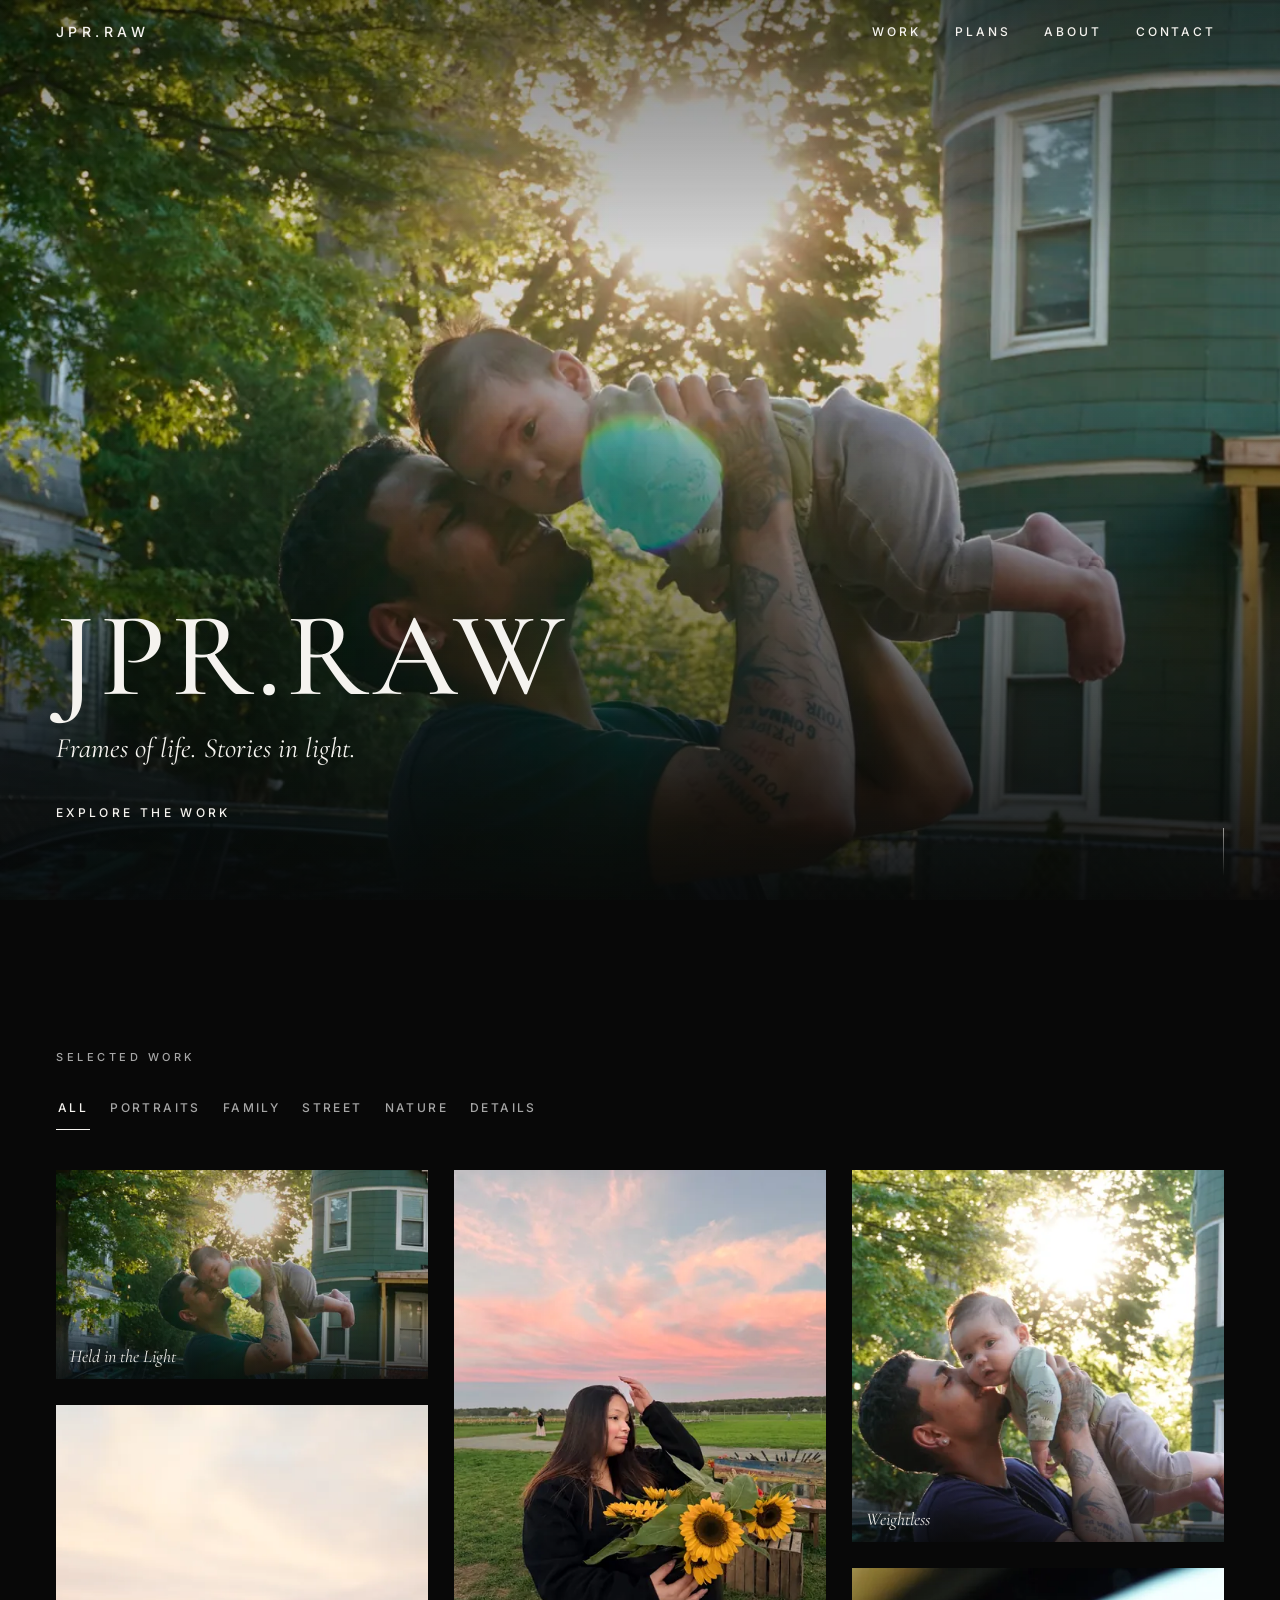
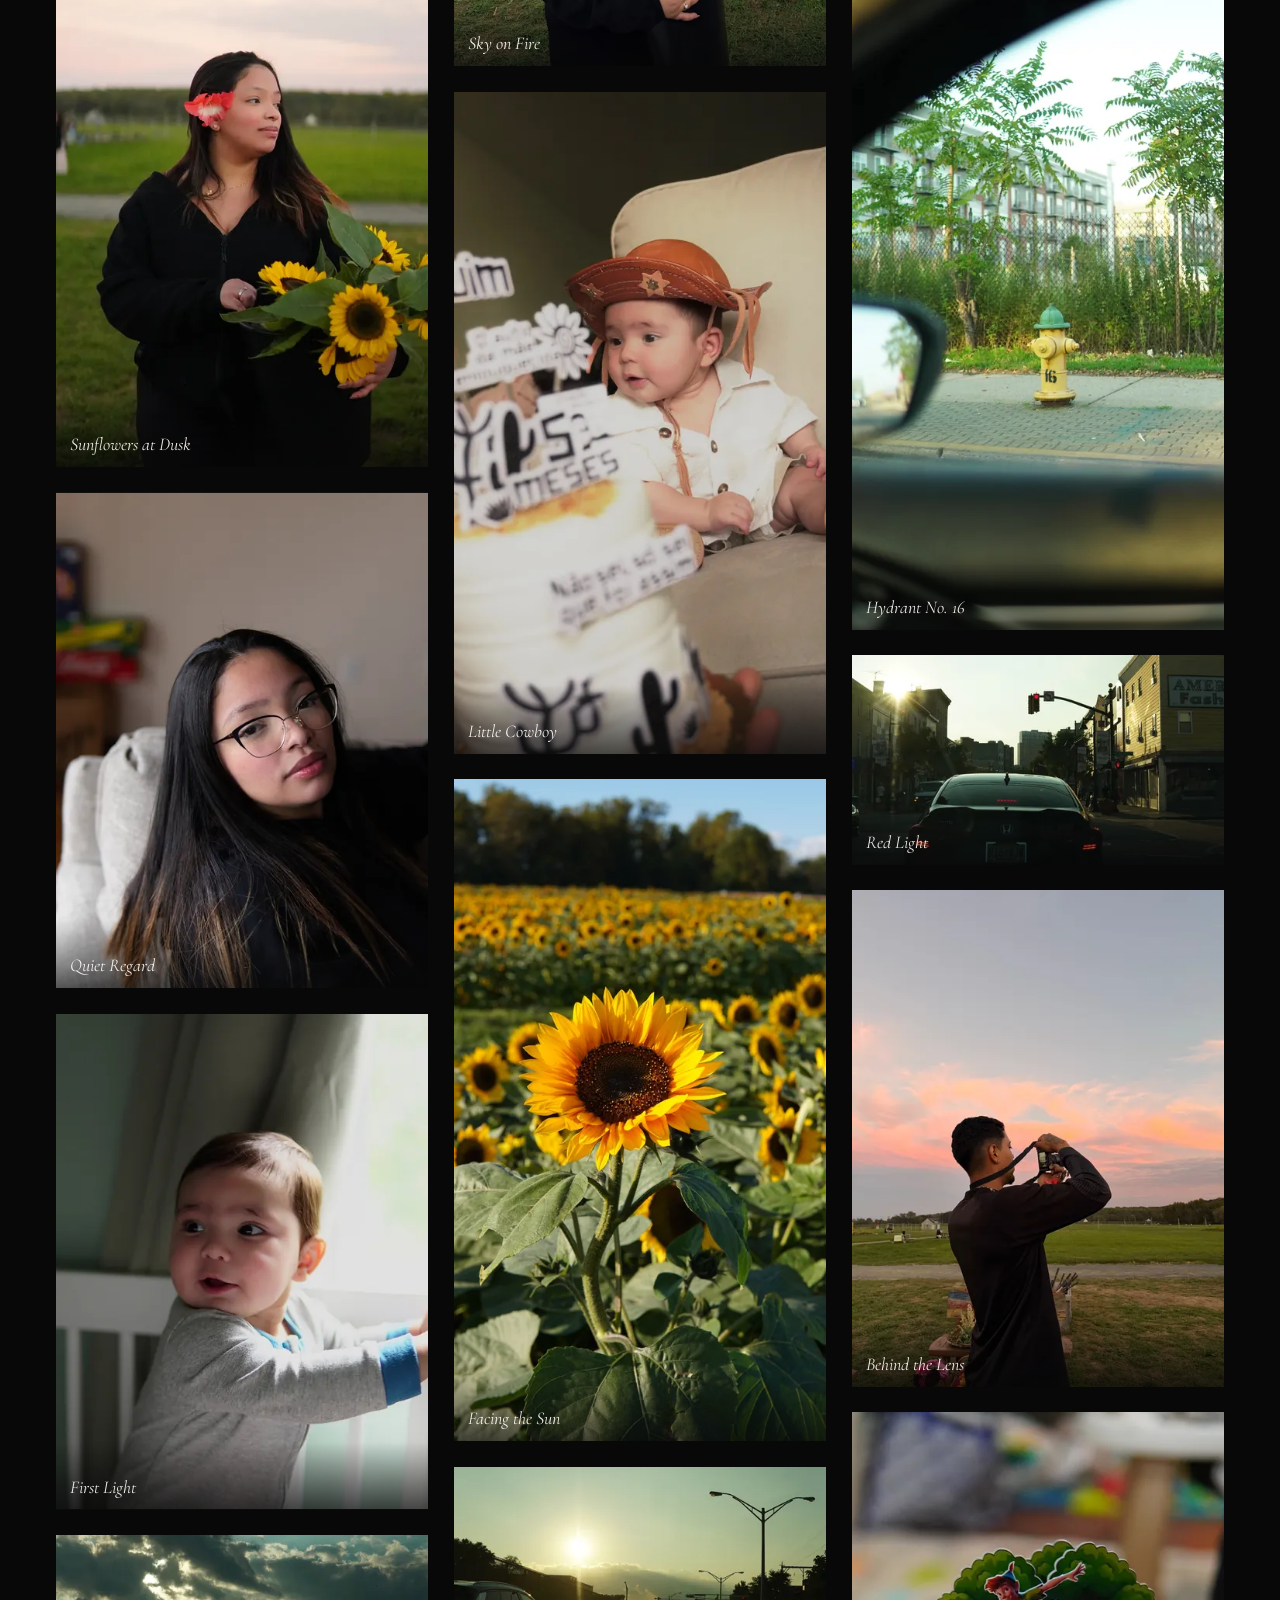
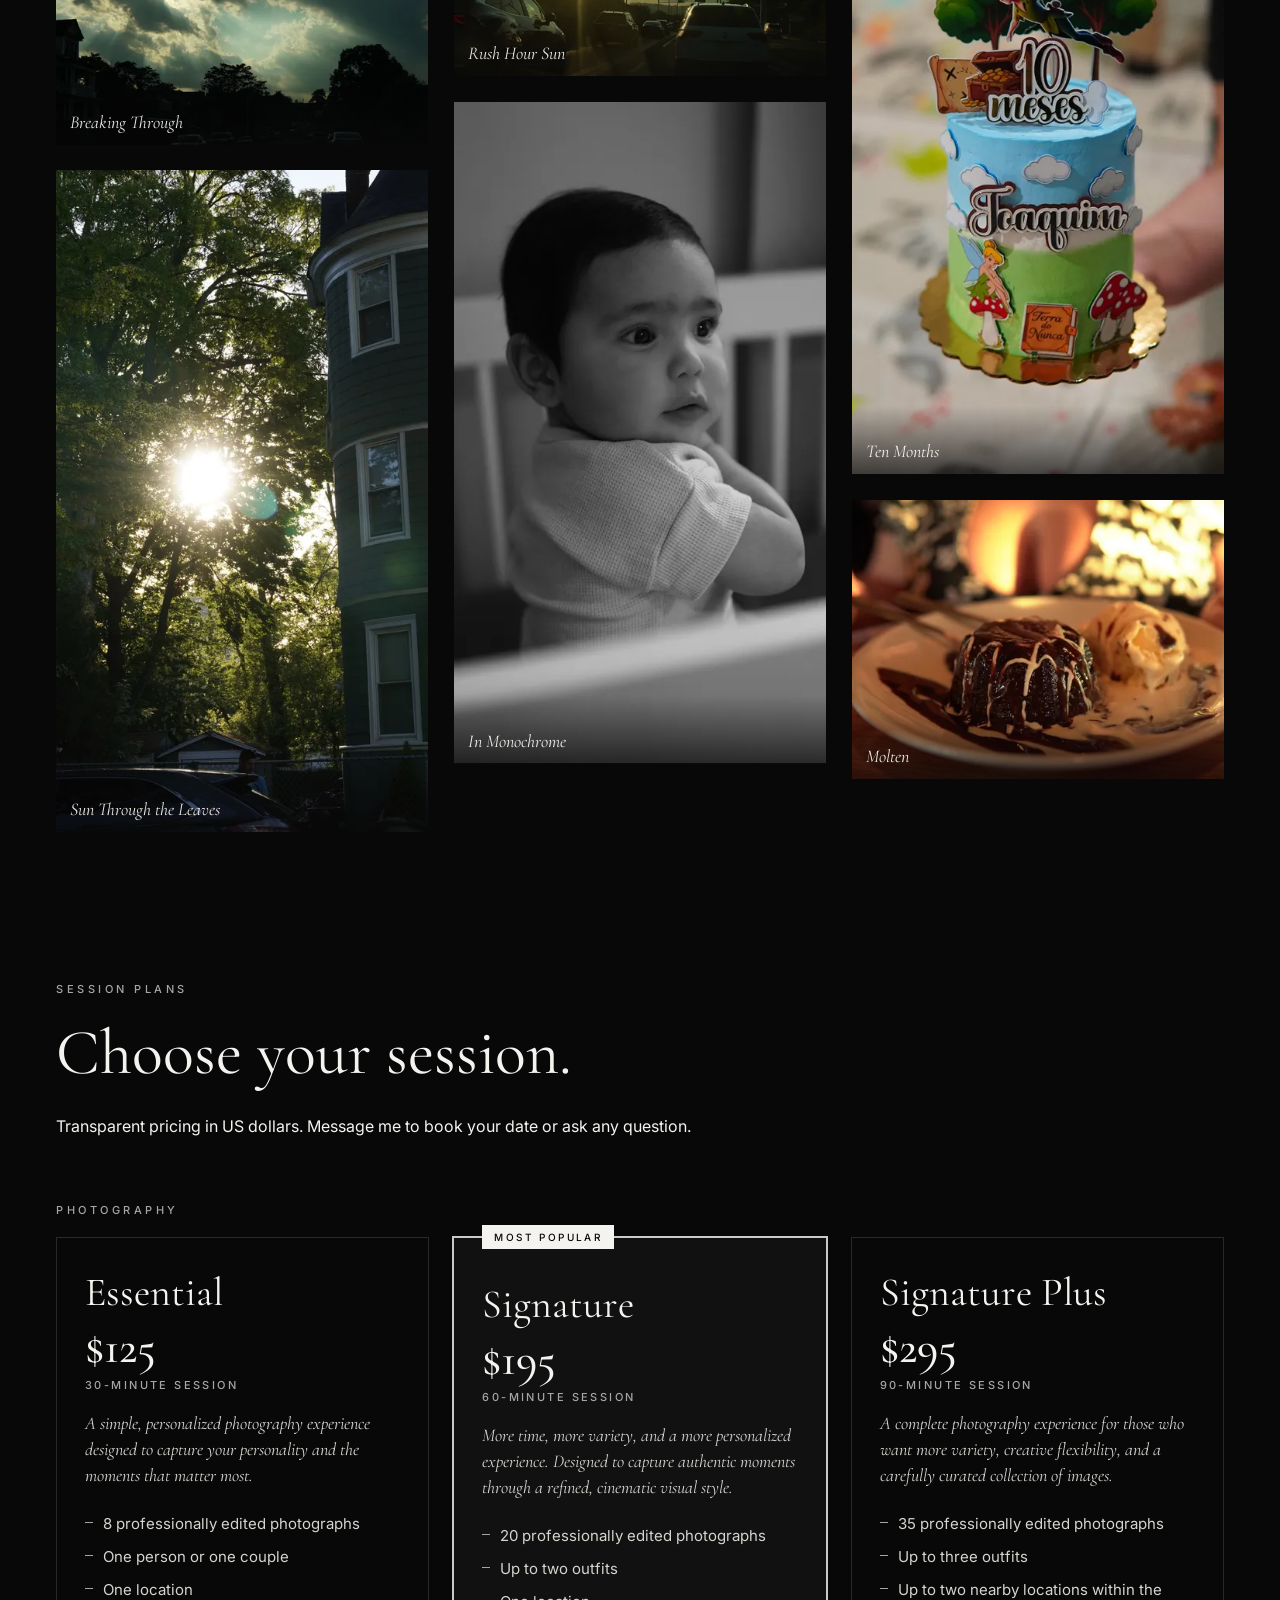
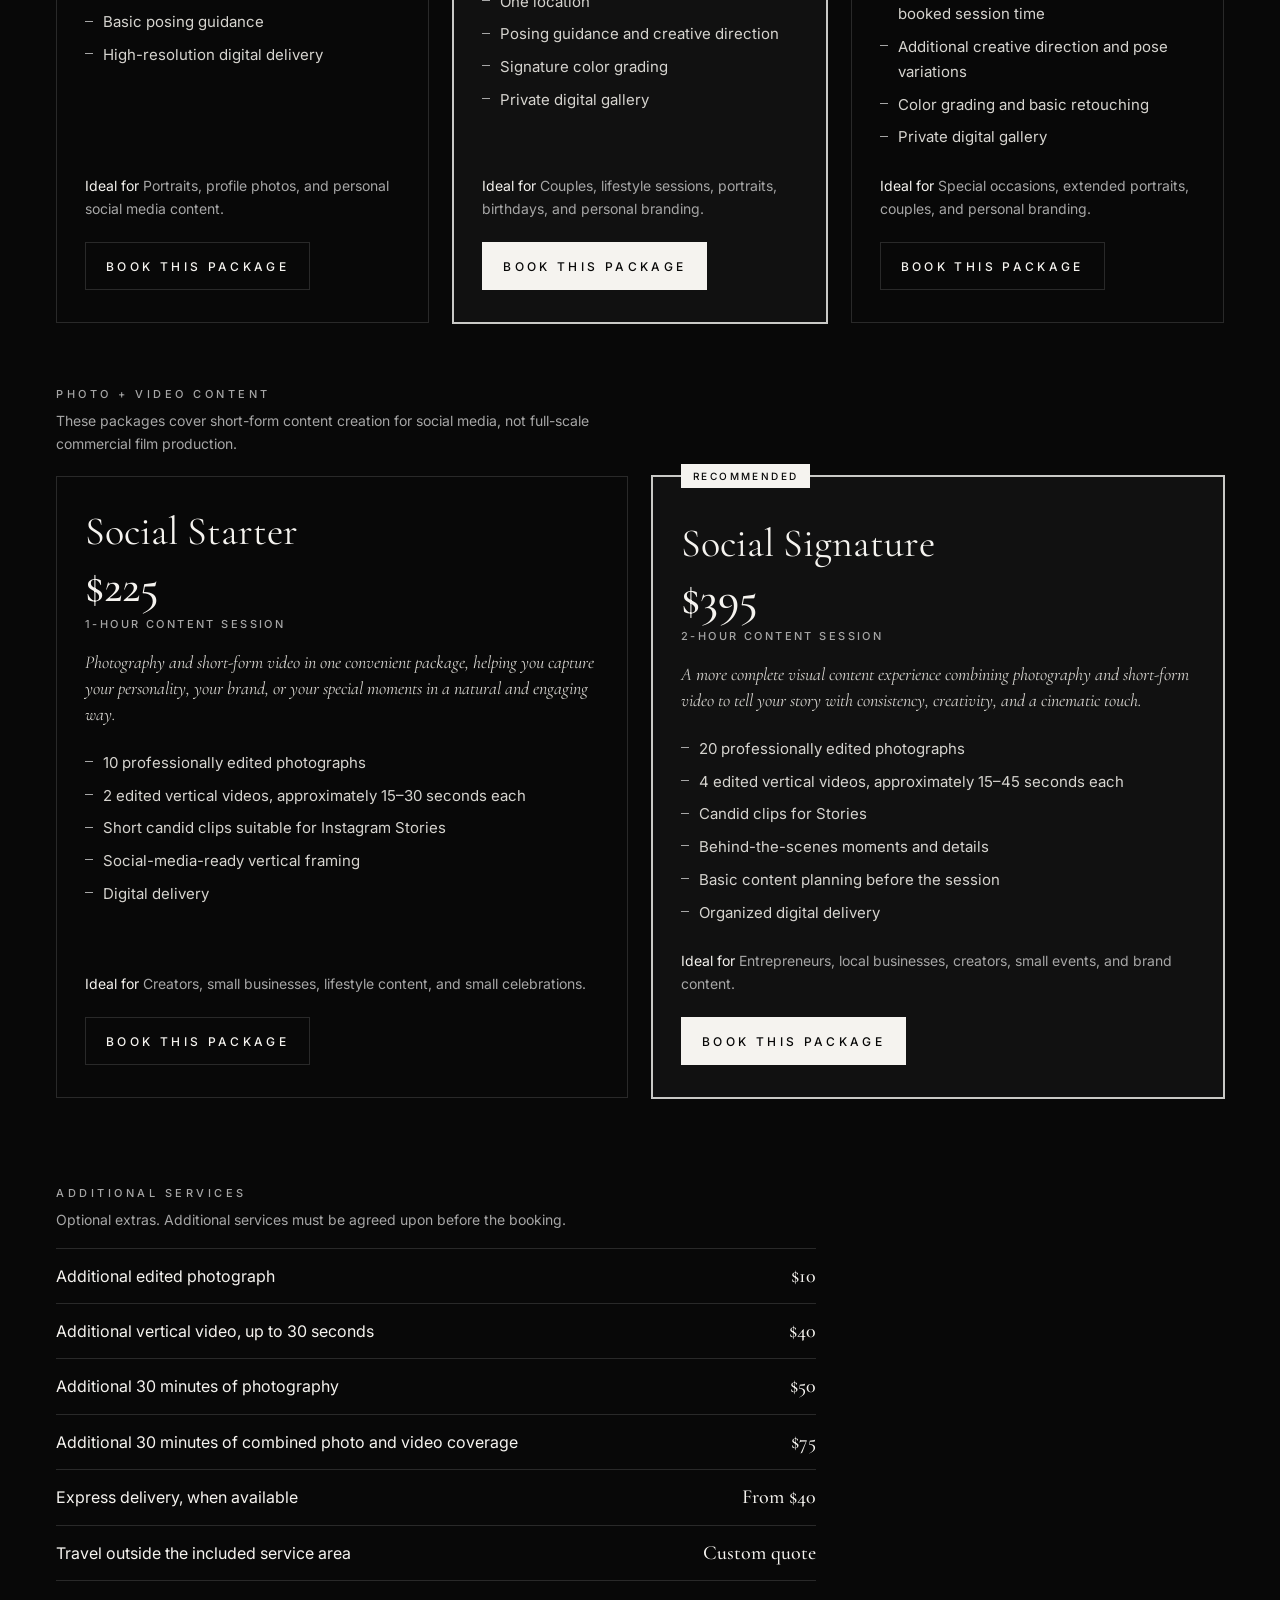
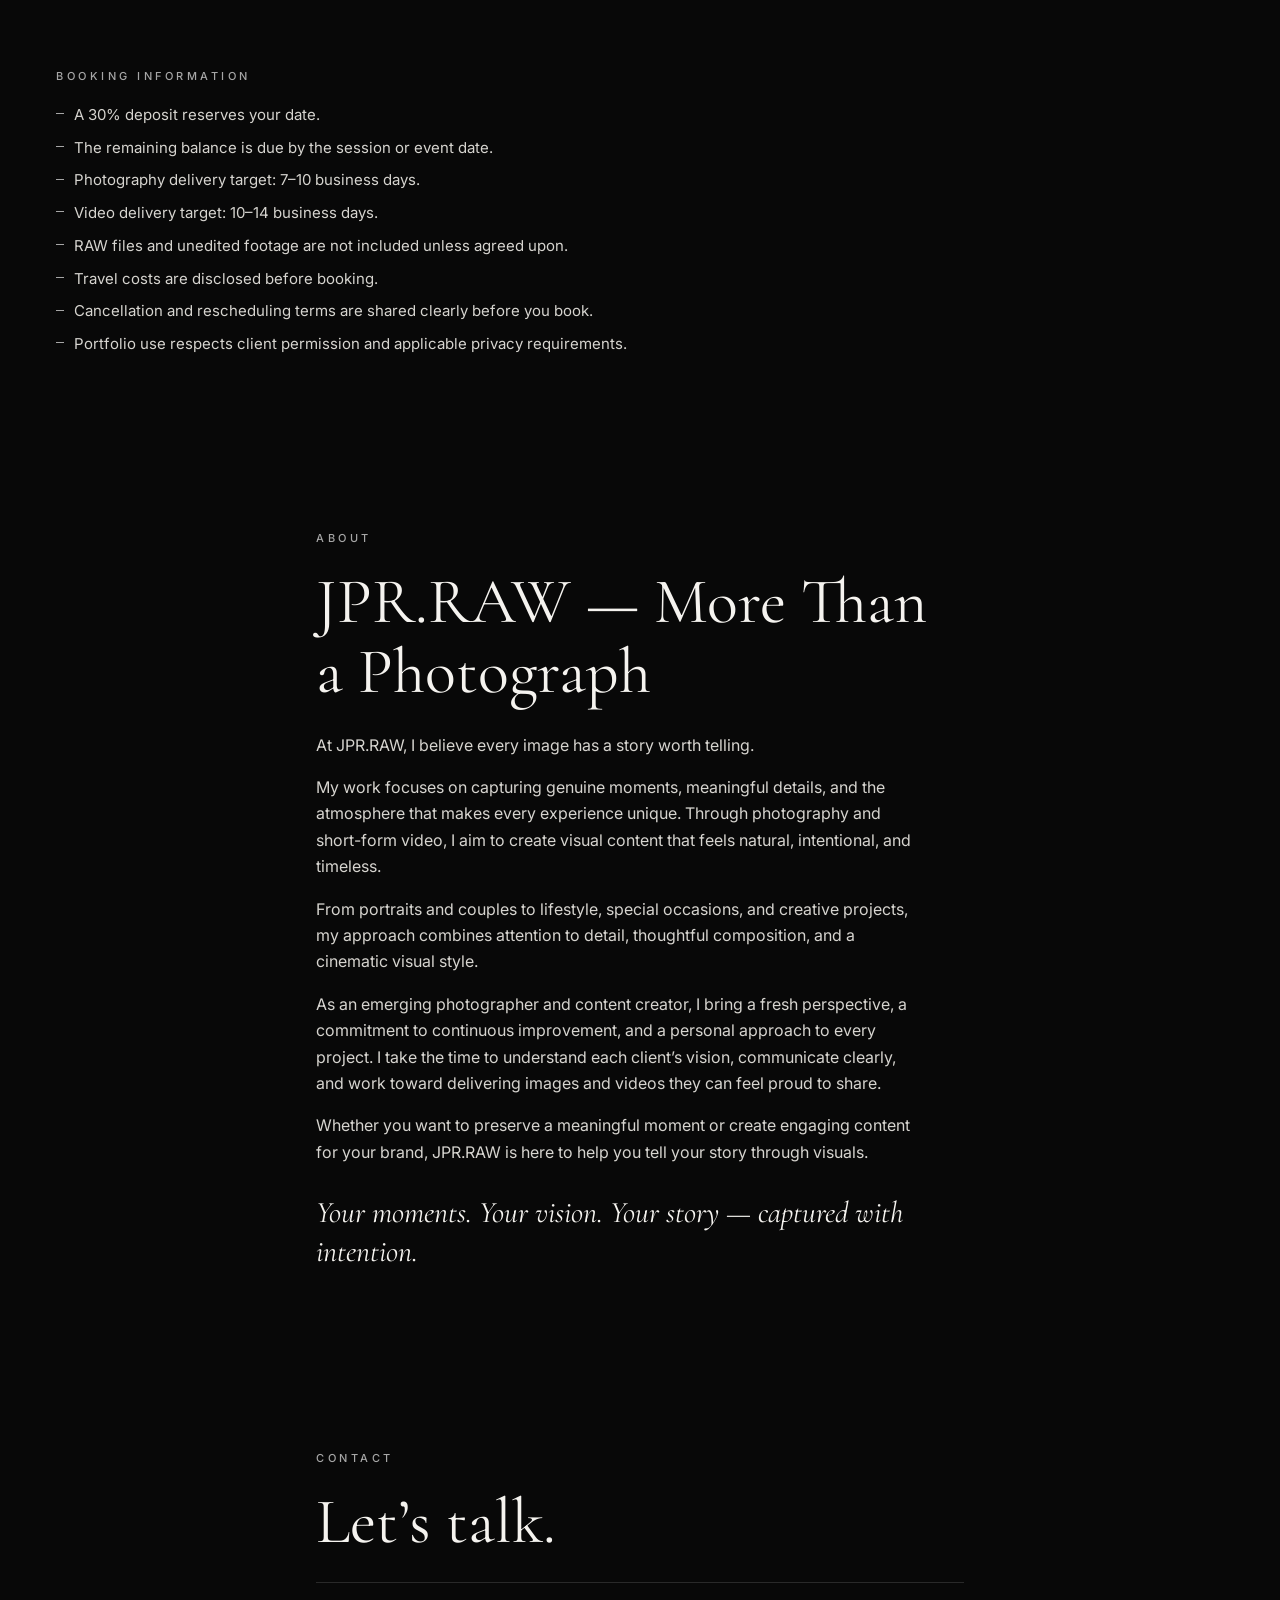
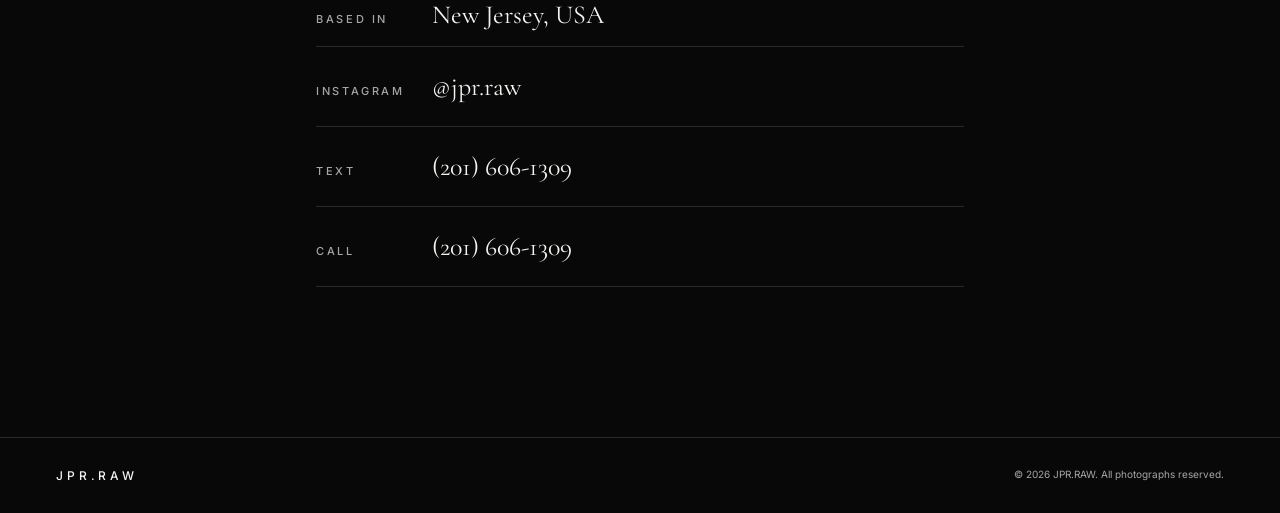
<file: index.html>
<!doctype html>
<html lang="en">
<head>
  <meta charset="utf-8">
  <meta name="viewport" content="width=device-width, initial-scale=1, viewport-fit=cover">
  <title>JPR.RAW — Photography</title>
  <meta name="description" content="JPR.RAW — photography and short-form video in New Jersey. Frames of life. Stories in light.">
  <meta name="theme-color" content="#080808">
  <link rel="icon" href="assets/favicon.svg" type="image/svg+xml">
  <!-- Open Graph: after publishing, replace the image URL with the full https://USERNAME.github.io/REPOSITORY/assets/og.jpg -->
  <meta property="og:type" content="website">
  <meta property="og:title" content="JPR.RAW — Photography">
  <meta property="og:description" content="Frames of life. Stories in light.">
  <meta property="og:image" content="assets/og.jpg">
  <meta name="twitter:card" content="summary_large_image">
  <link rel="preload" as="image" href="assets/images/hero/dsc0097-828.webp" media="(max-width: 767px)" fetchpriority="high">
  <link rel="preload" as="image" href="assets/images/hero/dsc0099-1440.webp" media="(min-width: 768px)" fetchpriority="high">
  <link rel="preconnect" href="https://fonts.googleapis.com">
  <link rel="preconnect" href="https://fonts.gstatic.com" crossorigin>
  <link href="https://fonts.googleapis.com/css2?family=Cormorant+Garamond:ital,wght@0,400;0,500;1,400&family=Inter:wght@400;500&display=swap" rel="stylesheet">
  <link rel="stylesheet" href="assets/css/styles.css">
</head>
<body>
  <a class="skip" href="#work">Skip to the work</a>

  <header class="site-header">
    <a class="brand" href="#home" aria-label="JPR.RAW — home">JPR.RAW</a>
    <button class="menu-toggle" type="button" aria-expanded="false" aria-controls="site-nav" aria-label="Open menu"><span></span><span></span></button>
    <nav id="site-nav" aria-label="Primary">
      <ul>
        <li><a href="#work">Work</a></li>
        <li><a href="#plans">Plans</a></li>
        <li><a href="#about">About</a></li>
        <li><a href="#contact">Contact</a></li>
      </ul>
    </nav>
  </header>

  <main>
    <!-- HERO: files live in assets/images/hero/ (mobile = dsc0097, desktop = dsc0099) -->
    <section id="home" class="hero" aria-label="Introduction">
      <picture>
        <source media="(min-width: 768px)" width="2400" height="1350" srcset="assets/images/hero/dsc0099-1440.webp 1440w, assets/images/hero/dsc0099-2400.webp 2400w" sizes="100vw">
        <img src="assets/images/hero/dsc0097-828.webp" srcset="assets/images/hero/dsc0097-828.webp 828w, assets/images/hero/dsc0097-1440.webp 1440w" sizes="100vw" width="1449" height="2576" fetchpriority="high" decoding="async" alt="Sunlight flaring through tall trees beside a round green house.">
      </picture>
      <div class="hero-copy">
        <h1 class="wordmark">JPR.RAW</h1>
        <p class="tagline">Frames of life. Stories in light.</p>
        <a class="cta ulink" href="#work">Explore the work</a>
      </div>
      <span class="scroll" aria-hidden="true"></span>
    </section>

    <section id="work" class="section" aria-labelledby="work-title">
      <div class="wrap">
        <p class="eyebrow">Selected Work</p>
        <h2 id="work-title" class="sr-only">Selected Work</h2>
        <div id="filters" class="filters" role="group" aria-label="Filter by category"></div>
      </div>
      <ul id="gallery" class="gallery"></ul>
    </section>

    <section id="plans" class="section" aria-labelledby="plans-title">
      <div class="wrap">
        <p class="eyebrow">Session Plans</p>
        <h2 id="plans-title" class="display"></h2>
        <p id="plans-intro" class="prose"></p>
        <div id="plans-groups"></div>
        <div id="addons" class="sub"></div>
        <div id="policies" class="sub"></div>
      </div>
    </section>

    <section id="about" class="section narrow" aria-labelledby="about-title">
      <div class="wrap">
        <p class="eyebrow">About</p>
        <h2 id="about-title" class="display"></h2>
        <div id="about-body" class="prose"></div>
      </div>
    </section>

    <section id="contact" class="section narrow" aria-labelledby="contact-title">
      <div class="wrap">
        <p class="eyebrow">Contact</p>
        <h2 id="contact-title" class="display">Let’s talk.</h2>
        <ul id="contact-list" class="contact-list"></ul>
      </div>
    </section>
  </main>

  <footer class="site-footer">
    <span class="brand-sm">JPR.RAW</span>
    <small>© <span id="year">2026</span> JPR.RAW. All photographs reserved.</small>
  </footer>

  <div id="lightbox" class="lightbox" role="dialog" aria-modal="true" aria-label="Photograph viewer" hidden>
    <div class="lb-top">
      <span id="lb-count" class="lb-count" aria-live="polite"></span>
      <button id="lb-close" class="icon-btn" type="button" aria-label="Close viewer">
        <svg viewBox="0 0 24 24" width="22" height="22" aria-hidden="true"><path d="M5 5l14 14M19 5L5 19" stroke="currentColor" stroke-width="1.5" fill="none" stroke-linecap="round"/></svg>
      </button>
    </div>
    <div class="lb-stage"><img id="lb-img" alt="" decoding="async"></div>
    <button id="lb-prev" class="icon-btn nav prev" type="button" aria-label="Previous photograph">
      <svg viewBox="0 0 24 24" width="22" height="22" aria-hidden="true"><path d="M15 4l-8 8 8 8" stroke="currentColor" stroke-width="1.5" fill="none" stroke-linecap="round" stroke-linejoin="round"/></svg>
    </button>
    <button id="lb-next" class="icon-btn nav next" type="button" aria-label="Next photograph">
      <svg viewBox="0 0 24 24" width="22" height="22" aria-hidden="true"><path d="M9 4l8 8-8 8" stroke="currentColor" stroke-width="1.5" fill="none" stroke-linecap="round" stroke-linejoin="round"/></svg>
    </button>
    <p id="lb-cap" class="lb-cap"></p>
  </div>

  <noscript><p class="noscript">JPR.RAW works best with JavaScript enabled.</p></noscript>
  <script src="assets/js/portfolio.js"></script>
  <script src="assets/js/main.js"></script>
</body>
</html>
</file>
<file: assets/css/styles.css>
:root{
  --bg:#080808; --bg2:#111; --text:#F5F3EF; --muted:#A6A6A6; --line:#292929; --silver:#C9C9C6;
  --serif:"Cormorant Garamond",Georgia,"Times New Roman",serif;
  --sans:"Inter",system-ui,-apple-system,"Segoe UI",Roboto,sans-serif;
  --pad:clamp(20px,5vw,56px);
  --ease:cubic-bezier(.2,.6,.2,1);
  --top:env(safe-area-inset-top,0px); --bot:env(safe-area-inset-bottom,0px);
  color-scheme:dark;
}
*,*::before,*::after{box-sizing:border-box}
html{scroll-behavior:smooth;scroll-padding-top:calc(64px + var(--top));-webkit-text-size-adjust:100%}
html.lock,html.lock body{overflow:hidden}
body{margin:0;background:var(--bg);color:var(--text);font:400 16px/1.65 var(--sans);overflow-x:hidden;-webkit-font-smoothing:antialiased}
img{display:block;max-width:100%;height:auto}
a{color:inherit}
button{font:inherit;color:inherit;background:none;border:0;padding:0;cursor:pointer;-webkit-tap-highlight-color:transparent}
:focus-visible{outline:2px solid var(--silver);outline-offset:3px}
.sr-only{position:absolute;width:1px;height:1px;overflow:hidden;clip:rect(0 0 0 0);white-space:nowrap}
.skip{position:fixed;left:12px;top:-60px;z-index:100;background:var(--text);color:#000;padding:10px 14px;transition:top .2s}
.skip:focus{top:calc(12px + var(--top))}
.wrap{padding-inline:var(--pad);max-width:1400px;margin-inline:auto}

/* understated link underline */
.ulink{text-decoration:none;background:linear-gradient(currentColor,currentColor) 0 100%/0 1px no-repeat;transition:background-size .35s var(--ease);padding-bottom:3px}
.ulink:hover,.ulink:focus-visible{background-size:100% 1px}

/* header */
.site-header{position:fixed;inset:0 0 auto 0;z-index:50;display:flex;align-items:center;justify-content:space-between;
  padding:calc(var(--top) + 6px) calc(var(--pad) - 6px) 6px var(--pad);min-height:calc(64px + var(--top));transition:background .4s,border-color .4s;border-bottom:1px solid transparent}
.site-header.solid{background:rgba(8,8,8,.88);-webkit-backdrop-filter:blur(10px);backdrop-filter:blur(10px);border-color:var(--line)}
.brand{font:500 14px var(--sans);letter-spacing:.32em;text-decoration:none;min-height:44px;display:inline-flex;align-items:center}
.menu-toggle{width:44px;height:44px;display:grid;place-content:center;gap:7px;position:relative;z-index:60}
.menu-toggle span{display:block;width:24px;height:1px;background:var(--text);transition:transform .3s var(--ease)}
.menu-toggle[aria-expanded="true"] span:first-child{transform:translateY(4px) rotate(45deg)}
.menu-toggle[aria-expanded="true"] span:last-child{transform:translateY(-4px) rotate(-45deg)}
#site-nav{position:fixed;inset:0;background:var(--bg);display:grid;place-items:center;opacity:0;visibility:hidden;transition:opacity .3s,visibility .3s;z-index:55}
#site-nav.open{opacity:1;visibility:visible}
#site-nav ul{list-style:none;margin:0;padding:0;text-align:center}
#site-nav a{display:block;font:400 clamp(36px,11vw,56px)/1.3 var(--serif);text-decoration:none;padding:6px 20px}

/* hero */
.hero{position:relative;height:100vh;height:100svh;min-height:520px;overflow:hidden;display:flex;align-items:flex-end}
.hero picture,.hero img{position:absolute;inset:0;width:100%;height:100%}
.hero img{object-fit:cover;object-position:50% 40%;opacity:0;animation:fade 1.2s .1s var(--ease) forwards}
.hero::after{content:"";position:absolute;inset:0;background:linear-gradient(to bottom,rgba(8,8,8,.45),rgba(8,8,8,0) 28%,rgba(8,8,8,0) 45%,rgba(8,8,8,.92));pointer-events:none}
.hero-copy{position:relative;z-index:2;padding:0 var(--pad) calc(64px + var(--bot));max-width:900px}
.wordmark{margin:0;font:500 clamp(44px,15vw,120px)/1 var(--serif);letter-spacing:.04em}
.tagline{margin:14px 0 26px;font:italic 400 clamp(19px,5vw,28px)/1.3 var(--serif);color:var(--text)}
.cta{display:inline-flex;align-items:center;min-height:44px;font:500 12px var(--sans);letter-spacing:.28em;text-transform:uppercase}
.scroll{position:absolute;z-index:2;right:var(--pad);bottom:calc(24px + var(--bot));width:1px;height:48px;background:linear-gradient(var(--text),transparent);opacity:.6}

/* sections */
.section{padding:clamp(72px,12vw,150px) 0 0}
.section.narrow .wrap{max-width:760px}
.eyebrow{margin:0 0 22px;font:500 11px var(--sans);letter-spacing:.32em;text-transform:uppercase;color:var(--muted)}
.display{margin:0 0 24px;font:400 clamp(34px,8vw,64px)/1.1 var(--serif)}
.prose p{margin:0 0 1em;color:#d6d4cf;max-width:60ch}
.placeholder-tag{font:500 11px var(--sans)!important;letter-spacing:.08em;color:var(--muted)!important;border-top:1px dashed var(--line);padding-top:12px;margin-top:20px!important}

/* filters */
.filters{display:flex;gap:4px 18px;flex-wrap:wrap;margin-bottom:clamp(20px,4vw,40px)}
.chip{min-height:44px;padding:0 2px;font:500 12px var(--sans);letter-spacing:.2em;text-transform:uppercase;color:var(--muted);border-bottom:1px solid transparent;transition:color .25s,border-color .25s}
.chip:hover{color:var(--text)}
.chip[aria-pressed="true"]{color:var(--text);border-color:var(--text)}

/* gallery: natural aspect ratios, no forced crops */
.gallery{list-style:none;margin:0;padding:0 var(--pad);max-width:1600px;margin-inline:auto;column-gap:clamp(12px,2vw,28px)}
.tile{break-inside:avoid;margin:0 0 clamp(12px,2vw,28px)}
.tile[hidden]{display:none}
.tile-btn{display:block;width:100%;position:relative;aspect-ratio:var(--ar);background:var(--bg2);overflow:hidden}
.tile-btn img{width:100%;height:100%;object-fit:contain;opacity:0;transition:opacity .7s var(--ease),transform .9s var(--ease)}
.tile-btn img.ready{opacity:1}
.tile-cap{position:absolute;left:0;right:0;bottom:0;padding:34px 14px 12px;text-align:left;font:italic 400 18px var(--serif);background:linear-gradient(transparent,rgba(8,8,8,.7));opacity:.95}
.js .reveal{opacity:0;transform:translateY(14px);transition:opacity .8s var(--ease),transform .8s var(--ease)}
.js .reveal.in{opacity:1;transform:none}
@media (hover:hover){.tile-btn:hover img{transform:scale(1.02)}}
@media (min-width:700px){.gallery{column-count:2}}
@media (min-width:1100px){.gallery{column-count:3}}

/* plans */
.plan-group{margin-top:clamp(36px,6vw,64px)}
.group-title{margin:0 0 8px;font:500 11px var(--sans);letter-spacing:.32em;text-transform:uppercase;color:var(--muted)}
.group-note{margin:0 0 4px;color:var(--muted);font-size:14px;max-width:60ch}
.plans{list-style:none;margin:20px 0 0;padding:0;display:grid;gap:16px}
.plan{border:1px solid var(--line);padding:26px 22px 28px;display:flex;flex-direction:column;position:relative}
.plan h4{margin:0;font:400 clamp(30px,7vw,40px)/1.1 var(--serif)}
.price{margin:10px 0 0;font:500 clamp(34px,9vw,46px)/1 var(--serif);color:var(--text)}
.dur{margin:8px 0 0;font:500 11px var(--sans);letter-spacing:.22em;text-transform:uppercase;color:var(--muted)}
.desc{margin:18px 0 0;font:italic 400 18px/1.45 var(--serif);color:#d6d4cf}
.incl{list-style:none;margin:20px 0;padding:0;color:#d6d4cf;font-size:15px}
.incl li{padding:4px 0 4px 18px;position:relative}
.incl li::before{content:"";position:absolute;left:0;top:.95em;width:8px;height:1px;background:var(--muted)}
.ideal{margin:auto 0 22px;color:var(--muted);font-size:14px}
.lbl2{color:var(--text)}
.plan .cta{align-self:flex-start;border:1px solid var(--line);padding:0 20px;min-height:48px;transition:border-color .3s,background .3s;background-image:none}
.plan .cta:hover,.plan .cta:focus-visible{border-color:var(--text)}
.plan.featured{background:var(--bg2);border-color:var(--silver);padding-top:34px}
.plan.featured .cta{background:var(--text);color:#080808;border-color:var(--text)}
.badge{position:absolute;top:-1px;left:22px;transform:translateY(-50%);background:var(--text);color:#080808;font:500 10px var(--sans);letter-spacing:.24em;text-transform:uppercase;padding:6px 12px}
.sub{margin-top:clamp(48px,8vw,88px);max-width:760px}
.addon-list{list-style:none;margin:16px 0 0;padding:0}
.addon-list li{display:flex;justify-content:space-between;gap:20px;align-items:baseline;border-top:1px solid var(--line);padding:14px 0}
.addon-list li:last-child{border-bottom:1px solid var(--line)}
.addon-list strong{font:500 20px var(--serif);white-space:nowrap}
.policy{margin-top:16px}
.closing{margin-top:28px!important;font:italic 400 clamp(22px,5vw,30px)/1.3 var(--serif)!important;color:var(--text)!important}
.loc{font:400 clamp(20px,5vw,26px) var(--serif)}
@media (min-width:900px){.plans{grid-template-columns:repeat(var(--cols),1fr);gap:24px;align-items:stretch}.plan{padding:32px 28px}.plan.featured{padding-top:44px;box-shadow:0 0 0 1px var(--silver)}.badge{left:28px}}

/* contact + footer */
.contact-list{list-style:none;margin:0;padding:0}
.contact-list li{display:flex;gap:20px;align-items:baseline;border-top:1px solid var(--line);padding:16px 0;min-height:56px}
.contact-list li:last-child{border-bottom:1px solid var(--line)}
.lbl{flex:0 0 96px;font:500 11px var(--sans);letter-spacing:.24em;text-transform:uppercase;color:var(--muted)}
.contact-list a{font:400 clamp(20px,5vw,26px) var(--serif);padding:8px 0}
.site-footer{margin-top:clamp(72px,12vw,150px);padding:28px var(--pad) calc(28px + var(--bot));border-top:1px solid var(--line);display:flex;justify-content:space-between;gap:12px;flex-wrap:wrap;color:var(--muted);font-size:12px}
.brand-sm{letter-spacing:.32em;color:var(--text);font-weight:500}
.noscript{padding:20px;text-align:center;color:var(--muted)}

/* lightbox */
.lightbox{position:fixed;inset:0;z-index:80;background:#050505;opacity:0;transition:opacity .25s;overscroll-behavior:contain;touch-action:none}
.lightbox[hidden]{display:none}
.lightbox.open{opacity:1}
.lb-top{position:absolute;inset:0 0 auto 0;z-index:3;display:flex;justify-content:space-between;align-items:center;padding:calc(var(--top) + 8px) 12px 0 20px}
.lb-count{font:500 12px var(--sans);letter-spacing:.2em;color:var(--muted)}
.icon-btn{width:48px;height:48px;display:grid;place-items:center;color:var(--text);border-radius:50%;transition:background .2s}
.icon-btn:hover{background:rgba(255,255,255,.08)}
.lb-stage{position:absolute;inset:calc(var(--top) + 60px) 0 calc(var(--bot) + 64px) 0;display:grid;place-items:center;padding:0 8px;touch-action:pan-y}
#lb-img{max-width:100%;max-height:100%;width:auto;height:auto;object-fit:contain;opacity:0;transition:opacity .35s var(--ease);user-select:none;-webkit-user-drag:none}
#lb-img.ready{opacity:1}
.icon-btn.nav{position:absolute;top:50%;transform:translateY(-50%);z-index:3;background:rgba(8,8,8,.35)}
.prev{left:8px}.next{right:8px}
.lb-cap{position:absolute;left:0;right:0;bottom:0;margin:0;padding:0 64px calc(var(--bot) + 18px);text-align:center;font:italic 400 17px/1.3 var(--serif);color:var(--text);z-index:2}
@media (max-width:699px){.icon-btn.nav{top:auto;bottom:calc(var(--bot) + 8px);transform:none}.lb-cap{font-size:15px;padding:0 60px calc(var(--bot) + 22px)}}
@media (min-width:700px){.lb-stage{padding:0 72px}.prev{left:16px}.next{right:16px}}

/* desktop nav + hero crop */
@media (min-width:800px){
  .menu-toggle{display:none}
  #site-nav{position:static;inset:auto;background:none;opacity:1;visibility:visible;display:block}
  #site-nav ul{display:flex;gap:6px}
  #site-nav a{font:500 12px var(--sans);letter-spacing:.24em;text-transform:uppercase;padding:0 14px;line-height:44px;background:linear-gradient(currentColor,currentColor) 14px calc(50% + 12px)/0 1px no-repeat;transition:background-size .35s var(--ease)}
  #site-nav a:hover,#site-nav a:focus-visible{background-size:calc(100% - 28px) 1px}
}
@media (min-width:768px){.hero img{object-position:50% 45%}}

@keyframes fade{to{opacity:1}}
@media (prefers-reduced-motion:reduce){
  html{scroll-behavior:auto}
  *,*::before,*::after{animation-duration:.001ms!important;animation-delay:0s!important;transition-duration:.001ms!important}
  .hero img{opacity:1}
  .js .reveal{opacity:1;transform:none}
}
</file>
